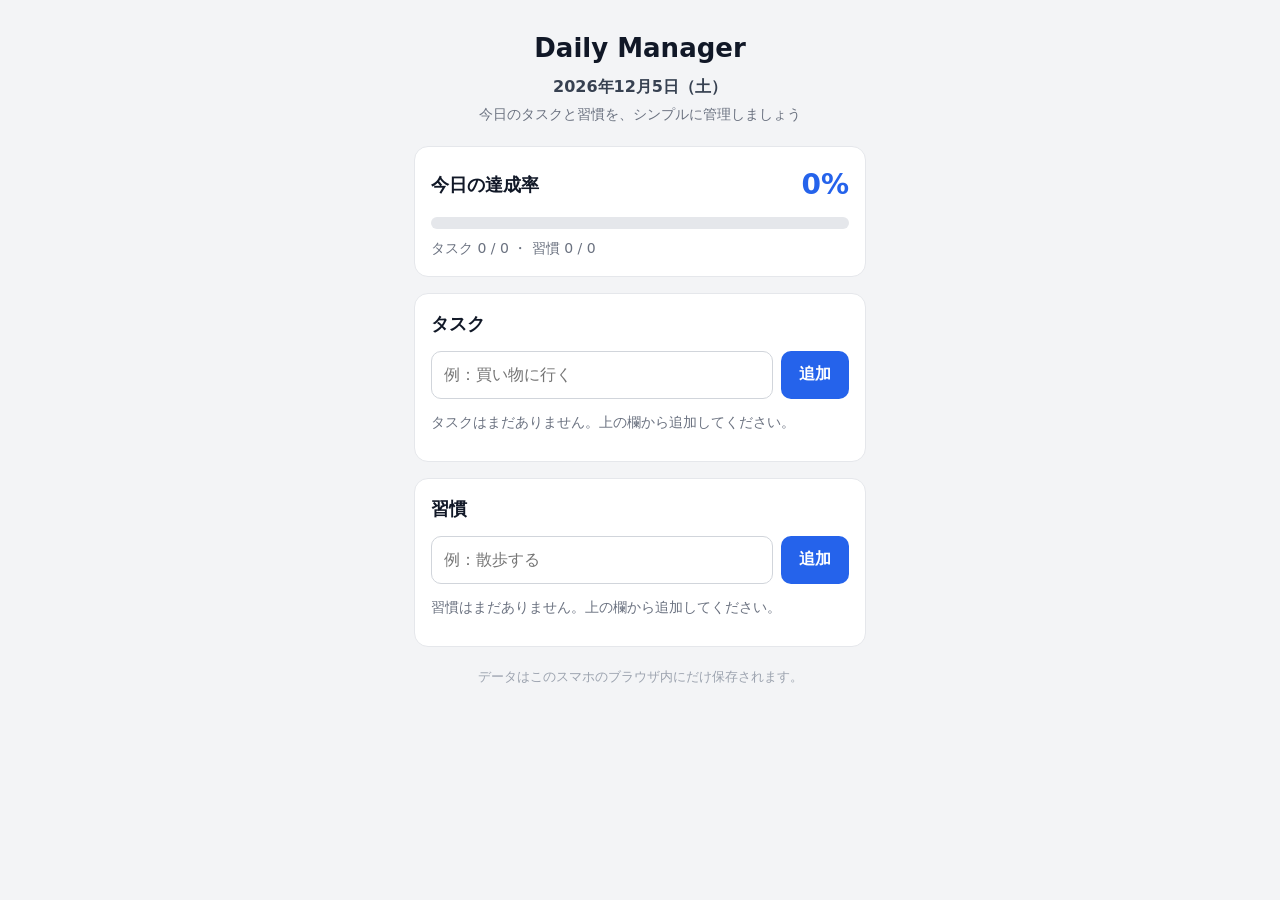
<file: index.html>
<!DOCTYPE html>
<html lang="ja">
<head>
  <meta charset="UTF-8">
  <meta name="viewport" content="width=device-width, initial-scale=1.0">
  <title>Daily Manager | 生活管理</title>
  <link rel="stylesheet" href="style.css">
</head>
<body>
  <div class="app">
    <header class="header">
      <h1>Daily Manager</h1>
      <p id="today" class="today"></p>
      <p class="subtitle">今日のタスクと習慣を、シンプルに管理しましょう</p>
    </header>

    <section class="card achievement" aria-label="達成率">
      <div class="achievement-head">
        <h2>今日の達成率</h2>
        <span id="achievementPercent" class="percent">0%</span>
      </div>
      <div class="progress" aria-hidden="true">
        <div id="achievementBar" class="progress-bar"></div>
      </div>
      <p id="achievementDetail" class="detail">タスク 0 / 0 ・ 習慣 0 / 0</p>
    </section>

    <section class="card" aria-label="タスク">
      <h2>タスク</h2>
      <form id="taskForm" class="add-form">
        <label class="sr-only" for="taskInput">タスクを入力</label>
        <input id="taskInput" type="text" placeholder="例：買い物に行く" maxlength="100" autocomplete="off">
        <button type="submit" class="add-btn">追加</button>
      </form>
      <p id="taskEmpty" class="empty">タスクはまだありません。上の欄から追加してください。</p>
      <ul id="taskList" class="list"></ul>
    </section>

    <section class="card" aria-label="習慣">
      <h2>習慣</h2>
      <form id="habitForm" class="add-form">
        <label class="sr-only" for="habitInput">習慣を入力</label>
        <input id="habitInput" type="text" placeholder="例：散歩する" maxlength="100" autocomplete="off">
        <button type="submit" class="add-btn">追加</button>
      </form>
      <p id="habitEmpty" class="empty">習慣はまだありません。上の欄から追加してください。</p>
      <ul id="habitList" class="list"></ul>
    </section>

    <footer class="footer">
      <p>データはこのスマホのブラウザ内にだけ保存されます。</p>
    </footer>
  </div>

  <script src="script.js"></script>
</body>
</html>
</file>
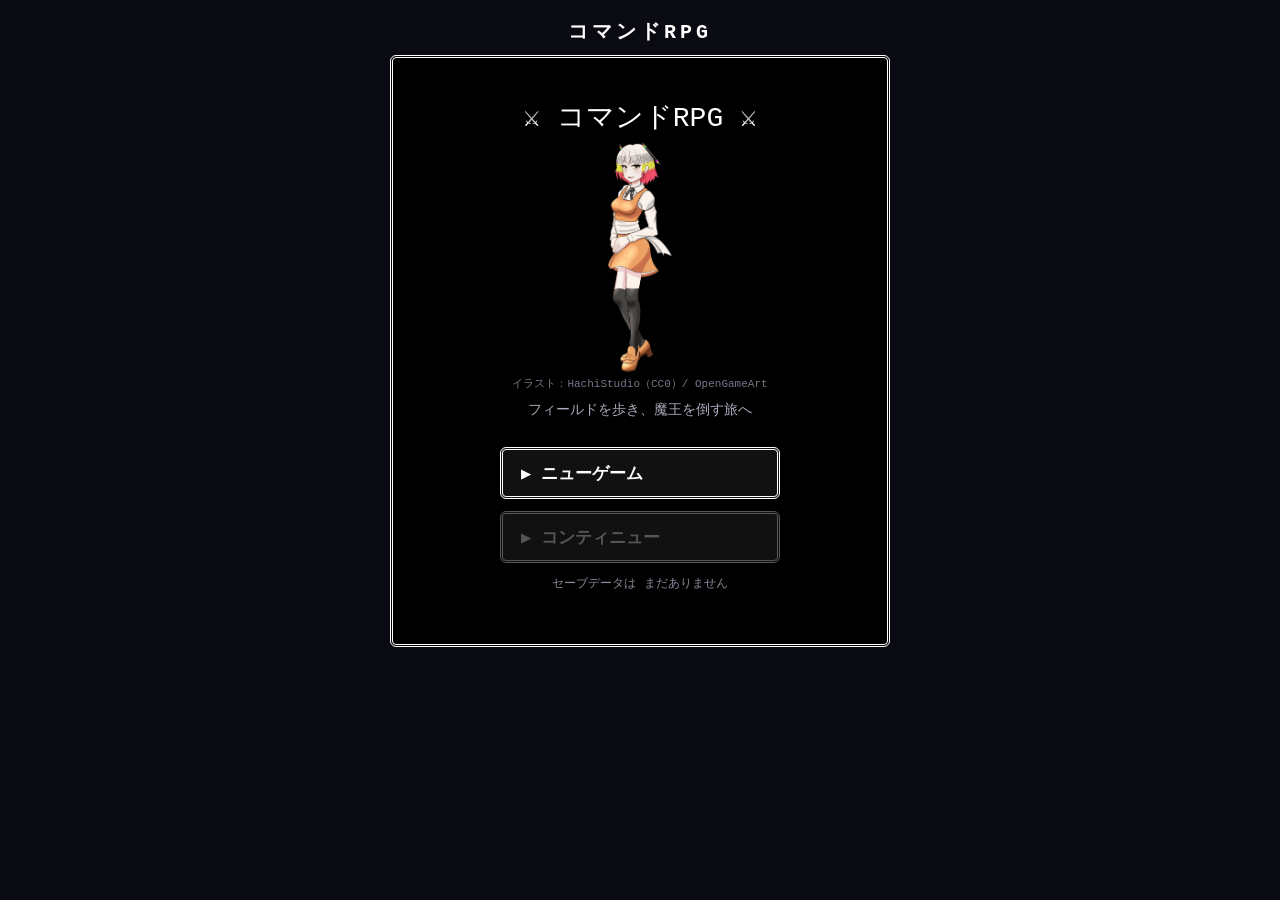
<file: command-rpg/index.html>
<!DOCTYPE html>
<html lang="ja">
<head>
<meta charset="UTF-8">
<meta name="viewport" content="width=device-width, initial-scale=1.0, user-scalable=no">
<title>コマンドRPG ― ステップ1</title>
<link rel="stylesheet" href="style.css">
</head>
<body>
<div class="app">
  <h1>コマンドRPG</h1>

  <div id="titleScreen" class="title-screen">
    <p class="title-logo">⚔ コマンドRPG ⚔</p>
    <img id="titleArt" class="title-art" alt="看板娘ハチ（CC0イラスト）">
    <p class="title-credit">イラスト：HachiStudio（CC0）/ OpenGameArt</p>
    <p class="title-sub">フィールドを歩き、魔王を倒す旅へ</p>
    <div class="title-menu">
      <button id="newGameBtn" type="button">▶ ニューゲーム</button>
      <button id="continueBtn" type="button">▶ コンティニュー</button>
    </div>
    <p id="titleNote" class="title-note"></p>
  </div>

  <div id="gameScreen" class="hidden">
    <div id="guideLine" class="guide-line">目標：読み込み中…</div>
    <div class="hud window">
      <span id="hudName">ゆうしゃ</span>
      <span id="hudLv">Lv 1</span>
      <span id="hudHp">HP 32/32</span>
      <span id="hudMp">MP 10/10</span>
      <span id="hudGold">0 G</span>
      <span id="hudPotion">やくそう 3</span>
    </div>

    <div id="fieldWrap" class="stage-wrap">
      <canvas id="fieldCanvas" width="480" height="480"></canvas>
    </div>

    <div id="battleWrap" class="stage-wrap hidden">
      <div id="battleStage" class="battle-stage">
        <canvas id="enemyCanvas" width="192" height="192"></canvas>
        <div id="enemyInfo" class="enemy-info window"></div>
        <div id="dmgPopup" class="dmg-popup hidden"></div>
        <div id="critPopup" class="crit-popup hidden">クリティカル！</div>
      </div>
      <div id="commandWindow" class="window command-window hidden"></div>
    </div>

    <div id="messageWindow" class="window message-window">
      <img id="msgPortrait" class="msg-portrait hidden" alt="">
      <div class="msg-body"><span id="messageText"></span><span id="messageCursor" class="msg-cursor hidden">▼</span></div>
    </div>

    <div class="field-buttons">
      <button id="menuBtn" type="button">メニュー</button>
      <button id="saveBtn" type="button">セーブ</button>
      <button id="potionBtn" type="button">やくそうを使う</button>
      <button id="muteBtn" type="button">音：ON</button>
      <button id="voiceBtn" type="button">ボイス：ON</button>
    </div>

    <div class="pad" aria-label="仮想ゲームパッド">
      <div class="dpad">
        <button class="pad-btn pad-up" data-dir="up" type="button">▲</button>
        <button class="pad-btn pad-left" data-dir="left" type="button">◀</button>
        <button class="pad-btn pad-right" data-dir="right" type="button">▶</button>
        <button class="pad-btn pad-down" data-dir="down" type="button">▼</button>
      </div>
      <div class="abtns">
        <button id="padB" class="round-btn" type="button">B<br><small>もどる</small></button>
        <button id="padA" class="round-btn" type="button">A<br><small>けってい</small></button>
      </div>
    </div>
    <p class="help">キーボード：矢印/WASD＝移動・選択、Enter/Z＝決定、Esc/X＝戻る、M＝音のON/OFF</p>
  </div>

  <div id="panelOverlay" class="overlay hidden">
    <div class="sheet window">
      <div id="panelTitle" class="sheet-title"></div>
      <div id="panelBody" class="sheet-body"></div>
      <button id="panelClose" class="sheet-close" type="button">とじる（B）</button>
    </div>
  </div>
  <div id="confirmOverlay" class="overlay hidden">
    <div class="sheet window confirm-sheet">
      <div id="confirmText" class="confirm-text"></div>
      <div class="confirm-btns">
        <button id="confirmYes" type="button">はい</button>
        <button id="confirmNo" type="button">いいえ</button>
      </div>
    </div>
  </div>

  <p id="loadError" class="load-error hidden">データを読み込めませんでした。公開ページ（https）から開いてください。</p>
</div>
<script src="js/assets.js"></script>
<script src="js/audio.js"></script>
<script src="js/battle.js"></script>
<script src="js/game.js"></script>
</body>
</html>
</file>
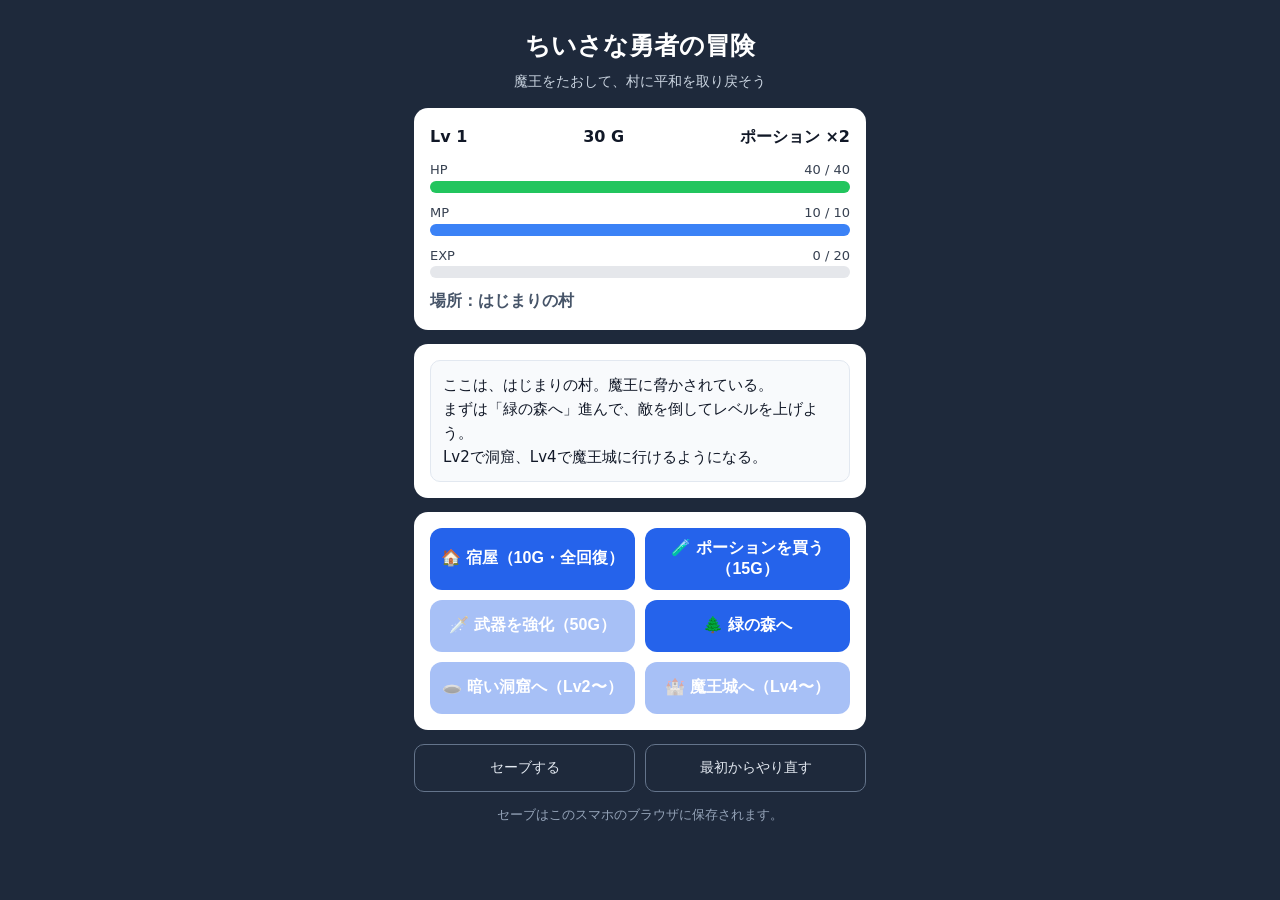
<file: rpg/index.html>
<!DOCTYPE html>
<html lang="ja">
<head>
  <meta charset="UTF-8">
  <meta name="viewport" content="width=device-width, initial-scale=1.0">
  <title>ちいさな勇者の冒険 | RPG</title>
  <link rel="stylesheet" href="style.css">
</head>
<body>
  <div class="app">
    <header class="header">
      <h1>ちいさな勇者の冒険</h1>
      <p class="subtitle">魔王をたおして、村に平和を取り戻そう</p>
    </header>

    <section class="card status" aria-label="ステータス">
      <div class="status-row">
        <span id="level">Lv 1</span>
        <span id="gold">30 G</span>
        <span id="potion">ポーション ×2</span>
      </div>
      <div class="bar-label"><span>HP</span><span id="hpText">40 / 40</span></div>
      <div class="bar hp"><div id="hpBar"></div></div>
      <div class="bar-label"><span>MP</span><span id="mpText">10 / 10</span></div>
      <div class="bar mp"><div id="mpBar"></div></div>
      <div class="bar-label"><span>EXP</span><span id="expText">0 / 20</span></div>
      <div class="bar exp"><div id="expBar"></div></div>
      <p id="place" class="place">場所：はじまりの村</p>
    </section>

    <section class="card scene" aria-label="場面">
      <div id="enemyVisual" class="enemy-visual" hidden>
        <div id="enemyEmoji" class="enemy-emoji">🟢</div>
        <div id="enemyName" class="enemy-name"></div>
        <div class="bar enemy-hp"><div id="enemyHpBar"></div></div>
        <div id="enemyHpText" class="enemy-hp-text"></div>
      </div>
      <div id="log" class="log" aria-live="polite"></div>
    </section>

    <section class="card" aria-label="コマンド">
      <div id="actions" class="actions"></div>
    </section>

    <div class="sub-actions">
      <button id="saveBtn" type="button">セーブする</button>
      <button id="resetBtn" type="button">最初からやり直す</button>
    </div>
    <p class="note">セーブはこのスマホのブラウザに保存されます。</p>
  </div>
  <script src="script.js"></script>
</body>
</html>
</file>
<file: style.css>
/* Daily Manager - スマホ向けシンプルデザイン */
* { box-sizing: border-box; }

body {
  margin: 0;
  font-family: system-ui, -apple-system, "Hiragino Sans", "Noto Sans JP", sans-serif;
  background: #f3f4f6;
  color: #111827;
  line-height: 1.6;
}

.app {
  max-width: 480px;
  margin: 0 auto;
  padding: 16px 14px 32px;
}

.header { text-align: center; padding: 12px 0 4px; }
.header h1 { margin: 0; font-size: 26px; }
.today { margin: 4px 0 0; color: #374151; font-weight: 600; }
.subtitle { margin: 4px 0 0; color: #6b7280; font-size: 14px; }

.card {
  background: #fff;
  border: 1px solid #e5e7eb;
  border-radius: 14px;
  padding: 16px;
  margin-top: 16px;
}
.card h2 { margin: 0 0 12px; font-size: 18px; }

.achievement-head {
  display: flex; justify-content: space-between; align-items: center;
}
.achievement-head h2 { margin: 0; }
.percent { font-size: 28px; font-weight: 700; color: #2563eb; }
.progress {
  height: 12px; background: #e5e7eb; border-radius: 999px;
  overflow: hidden; margin-top: 10px;
}
.progress-bar {
  height: 100%; width: 0%;
  background: #2563eb; border-radius: 999px;
  transition: width 0.3s ease;
}
.detail { margin: 8px 0 0; color: #6b7280; font-size: 14px; }

.add-form { display: flex; gap: 8px; }
.add-form input {
  flex: 1; min-width: 0;
  font-size: 16px; /* 16px以上にするとスマホで自動ズームしません */
  padding: 12px;
  border: 1px solid #d1d5db; border-radius: 10px;
}
.add-btn {
  min-height: 48px; padding: 0 18px;
  border: none; border-radius: 10px;
  background: #2563eb; color: #fff;
  font-size: 16px; font-weight: 600;
}
.add-btn:active { opacity: 0.85; }

.list { list-style: none; margin: 12px 0 0; padding: 0; }
.item {
  display: flex; align-items: center; gap: 10px;
  padding: 10px 0; border-top: 1px solid #f3f4f6;
}
.item:first-child { border-top: none; }
.item label, .item .item-main {
  flex: 1; min-width: 0; display: flex; align-items: center; gap: 10px;
  font-size: 16px; word-break: break-word;
}
.item input[type="checkbox"] { width: 24px; height: 24px; flex-shrink: 0; }
.item.done .item-text { text-decoration: line-through; color: #9ca3af; }
.streak { color: #b45309; font-size: 13px; font-weight: 600; white-space: nowrap; }
.delete-btn {
  min-width: 48px; min-height: 44px;
  border: 1px solid #fecaca; border-radius: 10px;
  background: #fef2f2; color: #b91c1c; font-size: 14px;
}
.empty { color: #6b7280; font-size: 14px; margin: 12px 0 0; }
.footer { text-align: center; color: #9ca3af; font-size: 13px; margin-top: 20px; }

.sr-only {
  position: absolute; width: 1px; height: 1px;
  overflow: hidden; clip: rect(0, 0, 0, 0); white-space: nowrap;
}
</file>
<file: command-rpg/style.css>
* { box-sizing: border-box; -webkit-tap-highlight-color: transparent; }
body { margin: 0; background: #0a0a12; color: #fff; font-family: "Courier New", ui-monospace, monospace; }
.app { max-width: 520px; margin: 0 auto; padding: 12px 10px 32px; }
h1 { text-align: center; font-size: 20px; letter-spacing: 4px; margin: 6px 0 10px; }
.hidden { display: none !important; }

/* クラシックRPG風：黒背景＋白二重線ウィンドウ */
.window {
  background: #000;
  border: 3px double #fff;
  border-radius: 6px;
  padding: 10px 12px;
}
.hud { display: flex; flex-wrap: wrap; gap: 6px 14px; font-size: 14px; margin-bottom: 8px; }

.title-screen { text-align: center; padding: 40px 16px; border: 3px double #fff; border-radius: 6px; background: #000; }
.title-logo { font-size: 28px; margin: 0 0 6px; }
.title-sub { color: #aab; margin: 0 0 28px; font-size: 14px; }
.title-menu { display: grid; gap: 12px; max-width: 280px; margin: 0 auto; }
.title-menu button {
  min-height: 52px; font-size: 17px; font-family: inherit; font-weight: 700;
  background: #111; color: #fff; border: 3px double #fff; border-radius: 6px; text-align: left; padding: 0 18px;
}
.title-menu button:disabled { color: #555; border-color: #555; }
.title-note { color: #889; font-size: 12px; min-height: 1.4em; }

.stage-wrap { position: relative; }
#fieldCanvas { width: 100%; height: auto; display: block; background: #000; border: 3px double #fff; border-radius: 6px; image-rendering: pixelated; }

.battle-stage {
  position: relative; background: radial-gradient(ellipse at 50% 65%, #274a27 0%, #101d10 55%, #000 100%);
  border: 3px double #fff; border-radius: 6px; min-height: 250px;
  display: flex; align-items: center; justify-content: center; overflow: hidden;
}
.battle-stage.shake { animation: shake 0.3s linear; }
.battle-stage.shake-big { animation: shake 0.45s linear; }
@keyframes shake {
  0%, 100% { transform: translate(0, 0); }
  20% { transform: translate(-7px, 3px); }
  40% { transform: translate(6px, -4px); }
  60% { transform: translate(-5px, -3px); }
  80% { transform: translate(5px, 3px); }
}
#enemyCanvas { width: 192px; height: 192px; image-rendering: pixelated; }
.enemy-info { position: absolute; top: 8px; left: 8px; font-size: 14px; padding: 6px 10px; }
.dmg-popup {
  position: absolute; top: 34%; left: 50%; transform: translateX(-50%);
  font-size: 40px; font-weight: 900; color: #fff; text-shadow: 2px 2px 0 #c00, -1px -1px 0 #000;
  animation: dmgup 0.9s ease-out forwards; pointer-events: none;
}
.dmg-popup.heal { color: #7dff8a; text-shadow: 2px 2px 0 #063, -1px -1px 0 #000; }
.crit-popup {
  position: absolute; top: 16%; left: 50%; transform: translateX(-50%) rotate(-6deg);
  font-size: 26px; font-weight: 900; color: #ffd23e; text-shadow: 2px 2px 0 #a00;
  animation: dmgup 0.9s ease-out forwards; pointer-events: none;
}
@keyframes dmgup {
  0% { opacity: 0; margin-top: 18px; }
  15% { opacity: 1; }
  100% { opacity: 0; margin-top: -26px; }
}
.command-window { margin-top: 8px; display: grid; gap: 2px; font-size: 17px; }
.command-window .cmd { padding: 7px 10px; border-radius: 4px; cursor: pointer; min-height: 40px; }
.command-window .cmd.selected { background: #fff; color: #000; font-weight: 700; }
.command-window .cmd.disabled { color: #666; }

.message-window { margin-top: 8px; min-height: 76px; font-size: 16px; line-height: 1.7; white-space: pre-line; }
.msg-cursor { animation: blink 0.7s steps(1) infinite; }
@keyframes blink { 50% { opacity: 0; } }

.field-buttons { display: flex; gap: 8px; margin-top: 10px; }
.field-buttons button {
  flex: 1; min-height: 46px; font-family: inherit; font-size: 14px;
  background: #111; color: #fff; border: 2px solid #fff; border-radius: 6px;
}

.pad { display: flex; justify-content: space-between; align-items: center; margin-top: 14px; padding: 0 6px; user-select: none; touch-action: none; }
.dpad { display: grid; grid-template-columns: 52px 52px 52px; grid-template-rows: 52px 52px 52px; }
.pad-btn { background: #222; color: #fff; border: 2px solid #666; font-size: 18px; }
.pad-up { grid-area: 1 / 2; border-radius: 8px 8px 0 0; }
.pad-left { grid-area: 2 / 1; border-radius: 8px 0 0 8px; }
.pad-right { grid-area: 2 / 3; border-radius: 0 8px 8px 0; }
.pad-down { grid-area: 3 / 2; border-radius: 0 0 8px 8px; }
.pad-btn:active { background: #555; }
.abtns { display: flex; gap: 14px; align-items: center; }
.round-btn {
  width: 68px; height: 68px; border-radius: 50%; background: #7a1f2b; color: #fff;
  border: 2px solid #d98a94; font-family: inherit; font-size: 16px; font-weight: 700; line-height: 1.15;
}
.round-btn:active { background: #a82c3c; }
.help { color: #778; font-size: 12px; text-align: center; }
.load-error { color: #ff8080; text-align: center; }

/* ---- ステップ2追加：ガイド行・モーダル・リスト ---- */
html, body { height: 100%; overscroll-behavior: none; }
body { touch-action: manipulation; }
.app { min-height: 100dvh; display: flex; flex-direction: column; }
.guide-line {
  background: #14213d; border: 2px solid #ffd23e; color: #ffe98a; border-radius: 6px;
  font-size: 13px; padding: 6px 10px; margin-bottom: 8px; white-space: nowrap; overflow: hidden; text-overflow: ellipsis;
}
.overlay {
  position: fixed; inset: 0; background: rgba(0,0,0,0.65); z-index: 40;
  display: flex; align-items: flex-end; justify-content: center; padding: 10px;
}
.sheet { width: 100%; max-width: 500px; max-height: 78dvh; display: flex; flex-direction: column; }
.sheet-title { font-size: 17px; font-weight: 700; border-bottom: 1px solid #666; padding-bottom: 6px; margin-bottom: 6px; }
.sheet-body { overflow-y: auto; -webkit-overflow-scrolling: touch; min-height: 0; }
.sheet-close {
  margin-top: 10px; min-height: 48px; font-family: inherit; font-size: 15px;
  background: #111; color: #fff; border: 2px solid #fff; border-radius: 6px; width: 100%;
}
.menu-row {
  display: flex; justify-content: space-between; align-items: center; gap: 10px;
  width: 100%; min-height: 52px; padding: 10px 12px; margin: 4px 0;
  background: #111; color: #fff; border: 2px solid #888; border-radius: 8px;
  font-family: inherit; font-size: 16px; text-align: left;
}
.menu-row:active { background: #333; }
.menu-row .sub { color: #9fd; font-size: 13px; text-align: right; }
.menu-row.disabled { color: #666; border-color: #444; }
.stat-table { width: 100%; font-size: 15px; border-collapse: collapse; }
.stat-table td { padding: 7px 4px; border-bottom: 1px solid #333; }
.stat-table td:last-child { text-align: right; }
.confirm-sheet { text-align: center; }
.confirm-text { font-size: 16px; line-height: 1.7; padding: 8px 4px 14px; white-space: pre-line; }
.confirm-btns { display: flex; gap: 12px; }
.confirm-btns button {
  flex: 1; min-height: 52px; font-family: inherit; font-size: 17px; font-weight: 700;
  border-radius: 8px; border: 2px solid #fff; background: #2456c8; color: #fff;
}
.confirm-btns #confirmNo { background: #333; }
.shop-tabs { display: flex; gap: 8px; margin-bottom: 6px; }
.shop-tabs button {
  flex: 1; min-height: 48px; font-family: inherit; font-size: 16px; border-radius: 8px;
  border: 2px solid #888; background: #111; color: #fff;
}
.shop-tabs button.active { background: #fff; color: #000; font-weight: 700; }

/* ---- CC0イラスト表示 ---- */
.title-art { height: 230px; max-width: 80%; object-fit: contain; display: block; margin: 4px auto; }
.title-credit { color: #778; font-size: 11px; margin: 0 0 10px; }
.message-window { display: flex; gap: 10px; align-items: flex-start; }
.msg-portrait {
  width: 64px; height: 84px; object-fit: cover; object-position: top center; flex: none;
  border: 2px solid #fff; border-radius: 6px; background: #1c2436;
}
.msg-body { flex: 1; min-width: 0; }
.shop-art { display: block; height: 120px; margin: 2px auto 6px; object-fit: contain; }
.field-buttons { flex-wrap: wrap; }
.field-buttons button { flex: 1 1 30%; }
</file>
<file: rpg/style.css>
* { box-sizing: border-box; }
body {
  margin: 0;
  font-family: system-ui, -apple-system, "Hiragino Sans", "Noto Sans JP", sans-serif;
  background: #1e293b; color: #111827; line-height: 1.6;
}
.app { max-width: 480px; margin: 0 auto; padding: 16px 14px 36px; }
.header { text-align: center; color: #fff; padding: 10px 0 2px; }
.header h1 { margin: 0; font-size: 25px; }
.subtitle { margin: 4px 0 0; color: #cbd5e1; font-size: 14px; }
.card {
  background: #fff; border-radius: 14px;
  padding: 16px; margin-top: 14px;
}
.status-row {
  display: flex; justify-content: space-between; gap: 8px;
  font-weight: 700; flex-wrap: wrap;
}
.bar-label {
  display: flex; justify-content: space-between;
  font-size: 13px; color: #374151; margin-top: 10px;
}
.bar { height: 12px; background: #e5e7eb; border-radius: 999px; overflow: hidden; }
.bar > div { height: 100%; transition: width 0.3s ease; }
.bar.hp > div { background: #22c55e; }
.bar.mp > div { background: #3b82f6; }
.bar.exp > div { background: #f59e0b; }
.bar.enemy-hp > div { background: #ef4444; }
.place { margin: 10px 0 0; font-weight: 600; color: #475569; }
.enemy-visual { text-align: center; padding-bottom: 10px; }
.enemy-emoji { font-size: 72px; line-height: 1.2; }
.enemy-visual.shake { animation: shake 0.35s ease; }
@keyframes shake {
  0%, 100% { transform: translateX(0); }
  25% { transform: translateX(-8px); }
  75% { transform: translateX(8px); }
}
.enemy-name { font-size: 19px; font-weight: 700; }
.enemy-hp { max-width: 260px; margin: 8px auto 0; }
.enemy-hp-text { font-size: 13px; color: #6b7280; }
.log {
  background: #f8fafc; border: 1px solid #e2e8f0; border-radius: 10px;
  padding: 12px; min-height: 120px; font-size: 15px;
  white-space: pre-line;
}
.actions { display: grid; grid-template-columns: 1fr 1fr; gap: 10px; }
.actions button {
  min-height: 52px; border: none; border-radius: 12px;
  font-size: 16px; font-weight: 700; padding: 10px 6px;
  background: #2563eb; color: #fff;
}
.actions button.secondary { background: #e2e8f0; color: #111827; }
.actions button.danger { background: #dc2626; }
.actions button:disabled { opacity: 0.4; }
.actions button:active { opacity: 0.85; }
.sub-actions { display: flex; gap: 10px; margin-top: 14px; }
.sub-actions button {
  flex: 1; min-height: 48px; border-radius: 10px;
  border: 1px solid #64748b; background: transparent; color: #e2e8f0; font-size: 14px;
}
.note { text-align: center; color: #94a3b8; font-size: 13px; }

/* 横画面：スマホを横に倒すと自動で2列レイアウトになる */
@media (orientation: landscape) and (max-height: 600px) {
  .app {
    max-width: 880px;
    display: grid;
    grid-template-columns: 1fr 1fr;
    column-gap: 14px;
    padding: 10px 14px 24px;
  }
  .header, .sub-actions, .note { grid-column: 1 / -1; }
  .header { padding: 2px 0 0; }
  .header h1 { font-size: 21px; }
  .subtitle { font-size: 13px; }
  .card { margin-top: 10px; padding: 12px; }
  .enemy-emoji { font-size: 44px; }
  .log { min-height: 86px; font-size: 14px; }
  .actions button { min-height: 48px; }
}
</file>
